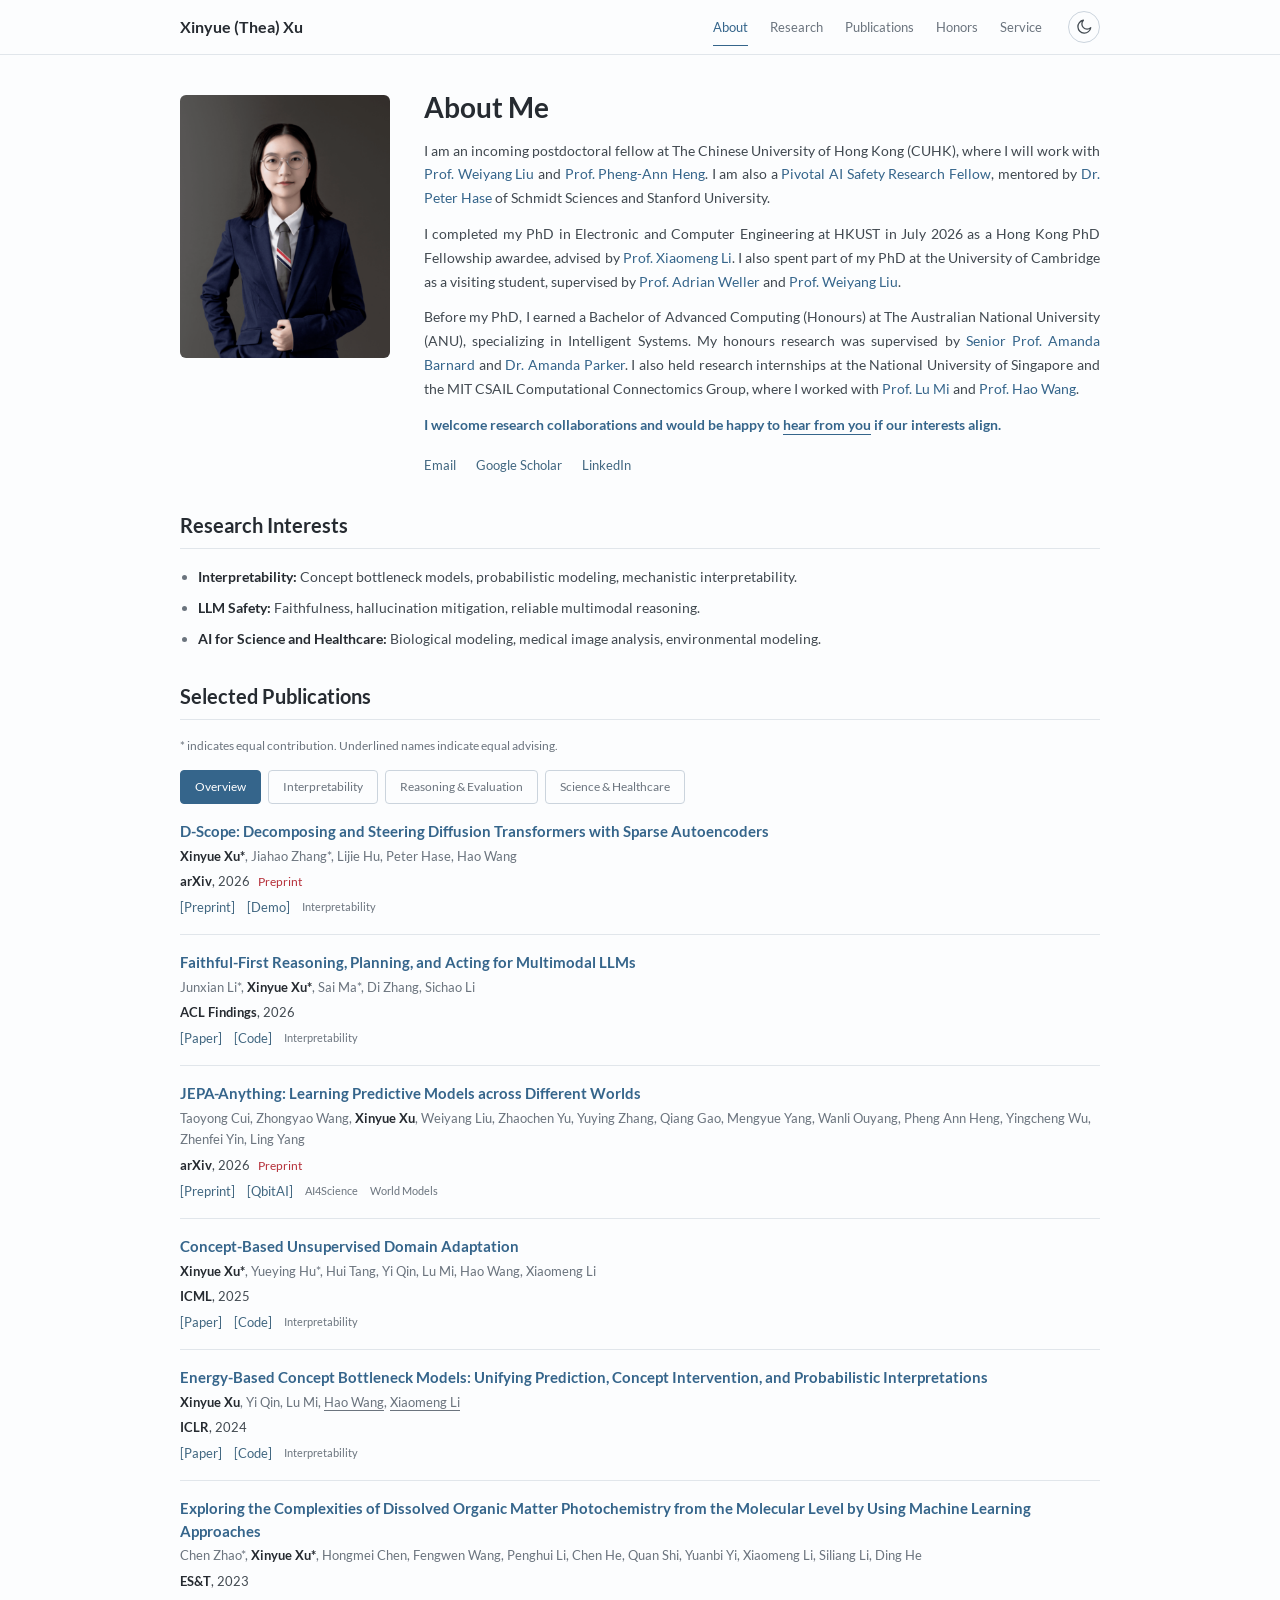
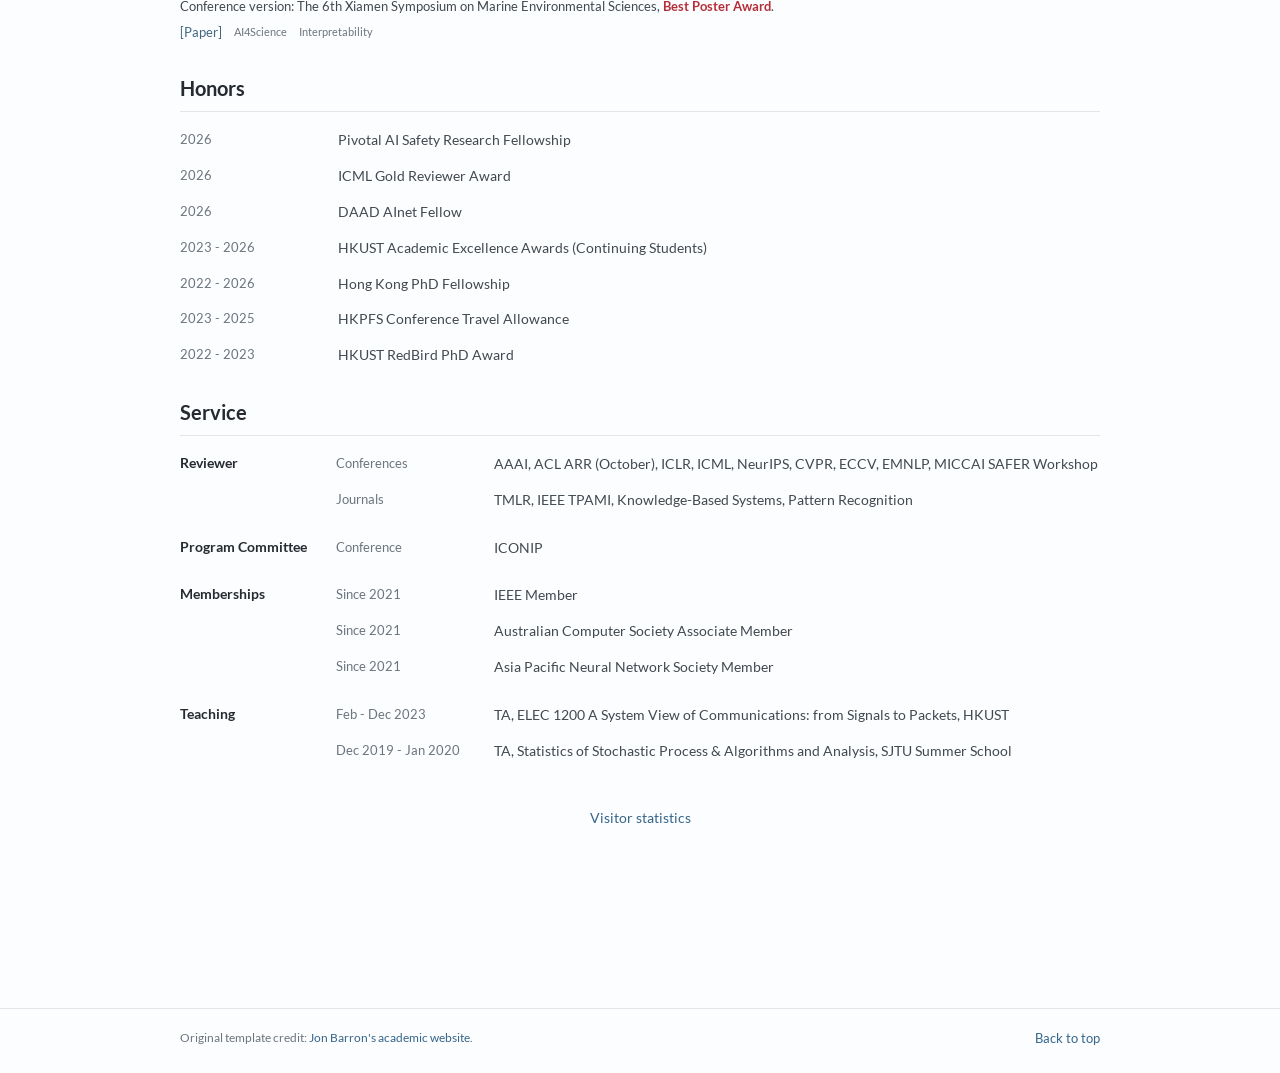
<file: index.html>
<!DOCTYPE html>
<html lang="en">
<head>
  <meta charset="UTF-8">
  <meta name="viewport" content="width=device-width, initial-scale=1">
  <meta name="author" content="Xinyue (Thea) Xu">
  <meta name="description" content="Xinyue Xu is an incoming postdoctoral fellow at The Chinese University of Hong Kong (CUHK) and a Pivotal research fellow, working on interpretable machine learning, reasoning and evaluation, and AI for science and healthcare.">
  <title>Xinyue (Thea) Xu</title>
  <link rel="stylesheet" href="stylesheet.css?v=20260930-8">
  <link rel="icon" href="images/dog.ico">
</head>

<body>
  <header class="site-header">
    <nav class="nav-shell" aria-label="Primary navigation">
      <a class="brand" href="#top">Xinyue (Thea) Xu</a>
      <div class="nav-links">
        <a href="#about">About</a>
        <a href="#research">Research</a>
        <a href="#publications">Publications</a>
        <a href="#honors">Honors</a>
        <a href="#service">Service</a>
      </div>
      <button class="theme-toggle" type="button" aria-label="Switch to dark mode" title="Switch to dark mode">
        <svg class="theme-icon icon-moon" aria-hidden="true" viewBox="0 0 24 24">
          <path d="M21 12.8A8.6 8.6 0 1 1 11.2 3a6.8 6.8 0 0 0 9.8 9.8Z"></path>
        </svg>
        <svg class="theme-icon icon-sun" aria-hidden="true" viewBox="0 0 24 24">
          <circle cx="12" cy="12" r="4"></circle>
          <path d="M12 2v2.2M12 19.8V22M4.9 4.9l1.6 1.6M17.5 17.5l1.6 1.6M2 12h2.2M19.8 12H22M4.9 19.1l1.6-1.6M17.5 6.5l1.6-1.6"></path>
        </svg>
      </button>
    </nav>
  </header>

  <main id="top">
    <section id="about" class="hero section-shell">
      <div class="hero-copy">
        <div class="hero-identity">
          <h1>About Me</h1>
        </div>
        <div class="hero-about">
          <p>
            I am an incoming postdoctoral fellow at The Chinese University of Hong Kong (CUHK), where I will work with
            <a href="https://wyliu.com/">Prof. Weiyang Liu</a> and <a href="http://www.cse.cuhk.edu.hk/~pheng/">Prof. Pheng-Ann Heng</a>.
            I am also a <a href="https://www.pivotal-research.org/">Pivotal AI Safety Research Fellow</a>, mentored by
            <a href="https://peterbhase.github.io/">Dr. Peter Hase</a> of Schmidt Sciences and Stanford University.
          </p>
          <p>
            I completed my PhD in Electronic and Computer Engineering at HKUST in July 2026
            as a Hong Kong PhD Fellowship awardee, advised by
            <a href="https://xmengli.github.io/">Prof. Xiaomeng Li</a>.
            I also spent part of my PhD at the University of Cambridge as a visiting student, supervised by
            <a href="https://mlg.eng.cam.ac.uk/adrian/">Prof. Adrian Weller</a> and <a href="https://wyliu.com/">Prof. Weiyang Liu</a>.
          </p>
          <p>
            Before my PhD, I earned a Bachelor of Advanced Computing (Honours) at The Australian National University (ANU),
            specializing in Intelligent Systems. My honours research was supervised by
            <a href="https://en.wikipedia.org/wiki/Amanda_Barnard">Senior Prof. Amanda Barnard</a>
            and <a href="https://scholar.google.com.au/citations?user=r2-lXicAAAAJ&amp;hl=en">Dr. Amanda Parker</a>.
            I also held research internships at the National University of Singapore and the MIT CSAIL Computational Connectomics Group,
            where I worked with <a href="https://people.csail.mit.edu/lumi/">Prof. Lu Mi</a>
            and <a href="http://www.wanghao.in/">Prof. Hao Wang</a>.
          </p>
          <p class="collaboration-invitation">
            I welcome research collaborations and would be happy to <a href="mailto:xxucb@connect.ust.hk">hear from you</a> if our interests align.
          </p>
        </div>
        <div class="profile-links" aria-label="Profile links">
          <a href="mailto:xxucb@connect.ust.hk">Email</a>
          <a href="https://scholar.google.com/citations?user=9AthkQ0AAAAJ&amp;hl=zh-CN">Google Scholar</a>
          <a href="https://www.linkedin.com/in/xinyue-thea-xu-a15984179/">LinkedIn</a>
        </div>
      </div>
      <aside class="portrait-card">
        <img class="profile-photo" src="images/my.png" alt="Xinyue Xu portrait" width="256" height="320" fetchpriority="high">
      </aside>
    </section>

    <section id="research" class="section-shell content-grid">
      <h2 class="section-label">Research Interests</h2>
      <div class="section-body">
        <ul class="research-interests">
          <li><strong>Interpretability:</strong> Concept bottleneck models, probabilistic modeling, mechanistic interpretability.</li>
          <li><strong>LLM Safety:</strong> Faithfulness, hallucination mitigation, reliable multimodal reasoning.</li>
          <li><strong>AI for Science and Healthcare:</strong> Biological modeling, medical image analysis, environmental modeling.</li>
        </ul>
      </div>
    </section>

    <section id="publications" class="section-shell content-grid">
      <h2 class="section-label">Selected Publications</h2>
      <div class="section-body">
        <p class="note">* indicates equal contribution. Underlined names indicate equal advising.</p>

        <div class="publication-tabs" role="tablist" aria-label="Publication topics" hidden>
          <button class="topic-tab" type="button" role="tab" id="tab-overview" aria-controls="papers-overview" aria-selected="true">Overview</button>
          <button class="topic-tab" type="button" role="tab" id="tab-interpretability" aria-controls="papers-interpretability" aria-selected="false" tabindex="-1">Interpretability</button>
          <button class="topic-tab" type="button" role="tab" id="tab-reasoning" aria-controls="papers-reasoning" aria-selected="false" tabindex="-1">Reasoning &amp; Evaluation</button>
          <button class="topic-tab" type="button" role="tab" id="tab-science" aria-controls="papers-science" aria-selected="false" tabindex="-1">Science &amp; Healthcare</button>
        </div>

        <div class="topic-panel" id="papers-overview" role="tabpanel" aria-labelledby="tab-overview" tabindex="0" hidden>
          <h3 class="topic-heading">Overview</h3>
          <div class="publication-list"></div>
        </div>

        <div class="topic-panel" id="papers-interpretability" role="tabpanel" aria-labelledby="tab-interpretability" tabindex="0">
          <h3 class="topic-heading">Interpretable Machine Learning</h3>
          <div class="publication-list">
            <article class="publication featured is-preprint">
              <div class="pub-content">
                <h4><a href="https://arxiv.org/abs/2609.39625">D-Scope: Decomposing and Steering Diffusion Transformers with Sparse Autoencoders</a></h4>
                <p class="authors"><strong>Xinyue Xu*</strong>, Jiahao Zhang*, Lijie Hu, Peter Hase, Hao Wang</p>
                <div class="pub-meta">
                  <strong>arXiv</strong>
                  <span>2026</span>
                  <span class="pub-status">Preprint</span>
                </div>
                <p>Uses sparse autoencoders to decompose and steer diffusion transformers.</p>
                <div class="pub-links">
                  <span class="tag tag-blue">Interpretability</span>
                  <a href="https://arxiv.org/abs/2609.39625">Preprint</a>
                  <a href="https://jiahaozhang-public.github.io/d-scope/">Demo</a>
                </div>
              </div>
            </article>

            <article class="publication is-preprint">
              <div class="pub-content">
                <h4><a href="https://arxiv.org/abs/2609.15334">Concept-Grounded Reasoning with Prompt-Driven Localization for Interpretable Structured Report Generation</a></h4>
                <p class="authors"><strong>Xinyue Xu</strong>, Hongbin Lin, Juangui Xu, Hualiang Wang, Lehan Wang, Lijie Hu, Weiyang Liu, Adrian Weller, Xiaomeng Li</p>
                <div class="pub-meta">
                  <strong>arXiv</strong>
                  <span>2026</span>
                  <span class="pub-status">Preprint</span>
                </div>
                <p>Combines prompt-driven lesion localization with concept-grounded reasoning for interpretable medical report generation.</p>
                <div class="pub-links">
                  <span class="tag tag-blue">Medical AI</span>
                  <span class="tag tag-blue">Interpretability</span>
                  <a href="https://arxiv.org/abs/2609.15334">Preprint</a>
                </div>
              </div>
            </article>

            <article class="publication featured">
              <div class="pub-content">
                <h4><a href="https://openreview.net/forum?id=ZWsjNcUDIs">Concept-Based Unsupervised Domain Adaptation</a></h4>
                <p class="authors"><strong>Xinyue Xu*</strong>, Yueying Hu*, Hui Tang, Yi Qin, Lu Mi, Hao Wang, Xiaomeng Li</p>
                <div class="pub-meta">
                  <strong>ICML</strong>
                  <span>2025</span>
                </div>
                <p>Improves interpretability and robustness of Concept Bottleneck Models under domain shifts through adversarial training.</p>
                <div class="pub-links">
                  <span class="tag tag-blue">Interpretability</span>
                  <a href="https://arxiv.org/abs/2505.05195">Paper</a>
                  <a href="https://github.com/xmed-lab/CUDA">Code</a>
                </div>
              </div>
            </article>

            <article class="publication featured">
              <div class="pub-content">
                <h4><a href="https://openreview.net/forum?id=I1quoTXZzc">Energy-Based Concept Bottleneck Models: Unifying Prediction, Concept Intervention, and Probabilistic Interpretations</a></h4>
                <p class="authors"><strong>Xinyue Xu</strong>, Yi Qin, Lu Mi, <span class="advising">Hao Wang</span>, <span class="advising">Xiaomeng Li</span></p>
                <div class="pub-meta">
                  <strong>ICLR</strong>
                  <span>2024</span>
                </div>
                <p>A unified framework for concept-based prediction, concept correction, and fine-grained interpretations based on conditional probabilities.</p>
                <div class="pub-links">
                  <span class="tag tag-blue">Interpretability</span>
                  <a href="https://arxiv.org/abs/2401.14142">Paper</a>
                  <a href="https://github.com/xmed-lab/ECBM">Code</a>
                </div>
              </div>
            </article>

            <article class="publication">
              <div class="pub-content">
                <h4><a href="https://openreview.net/forum?id=UKCPaTcJAo">Energy-Based Conceptual Diffusion Model</a></h4>
                <p class="authors">Yi Qin, <strong>Xinyue Xu</strong>, <span class="advising">Hao Wang</span>, <span class="advising">Xiaomeng Li</span></p>
                <div class="pub-meta">
                  <strong>NeurIPS SafeGenAI Workshop</strong>
                  <span>2024</span>
                </div>
                <p>Unifies concept-based generation, conditional interpretation, concept debugging, intervention, and imputation under a joint energy-based formulation.</p>
                <div class="pub-links">
                  <span class="tag tag-blue">Interpretability</span>
                  <a href="https://openreview.net/forum?id=UKCPaTcJAo">Paper</a>
                </div>
              </div>
            </article>

            <article class="publication">
              <div class="pub-content">
                <h4><a href="https://link.springer.com/chapter/10.1007/978-3-030-92185-9_19">Classification Models for Medical Data with Interpretative Rules</a></h4>
                <p class="authors"><strong>Xinyue Xu</strong>, Xiang Ding, Zhenyue Qin, Yang Liu</p>
                <div class="pub-meta">
                  <strong>ICONIP (Oral)</strong>
                  <span>2021</span>
                </div>
                <p>Recognizes positive SARS cases across numerical and categorical datasets, with explanatory rules generated for clearer interpretability.</p>
                <div class="pub-links">
                  <span class="tag tag-blue">Interpretability</span>
                  <span class="tag tag-slate">AI4Science</span>
                  <a href="https://link.springer.com/chapter/10.1007/978-3-030-92185-9_19">Paper</a>
                </div>
              </div>
            </article>
          </div>
        </div>

        <div class="topic-panel" id="papers-reasoning" role="tabpanel" aria-labelledby="tab-reasoning" tabindex="0">
          <h3 class="topic-heading">Reasoning &amp; Evaluation</h3>
          <div class="publication-list">
            <article class="publication">
              <div class="pub-content">
                <h4>Learning When to Think: Dual-Reference Offline Optimization for Adaptive VLM Reasoning</h4>
                <p class="authors">Hongbin Lin, Sizhe Zou, Juangui Xu, <strong>Xinyue Xu</strong>, Zhuoli Ouyang, Stanislav Kolchin, Chengwei Qin, Zhongxiang Dai, Yao Shu</p>
                <div class="pub-meta">
                  <strong>NeurIPS</strong>
                  <span>2026</span>
                </div>
                <div class="pub-links">
                  <span class="tag tag-blue">Reasoning</span>
                </div>
              </div>
            </article>

            <article class="publication featured">
              <div class="pub-content">
                <h4><a href="https://aclanthology.org/2026.findings-acl.336.pdf">Faithful-First Reasoning, Planning, and Acting for Multimodal LLMs</a></h4>
                <p class="authors">Junxian Li*, <strong>Xinyue Xu*</strong>, Sai Ma*, Di Zhang, Sichao Li</p>
                <div class="pub-meta">
                  <strong>ACL Findings</strong>
                  <span>2026</span>
                </div>
                <p>Studies faithful-first reasoning, planning, and acting for multimodal large language models.</p>
                <div class="pub-links">
                  <span class="tag tag-blue">Interpretability</span>
                  <a href="https://aclanthology.org/2026.findings-acl.336.pdf">Paper</a>
                  <a href="https://github.com/lijunxian111/Faithful-First-RPA">Code</a>
                </div>
              </div>
            </article>

            <article class="publication is-preprint">
              <div class="pub-content">
                <h4><a href="https://arxiv.org/abs/2511.10667">Evaluating LLM Understanding via Structured Tabular Decision Simulations</a></h4>
                <p class="authors">Sichao Li*, <strong>Xinyue Xu*</strong>, Xiaomeng Li</p>
                <div class="pub-meta">
                  <strong>arXiv</strong>
                  <span>2026</span>
                  <span class="pub-status">Preprint</span>
                </div>
                <div class="pub-links">
                  <span class="tag tag-blue">Interpretability</span>
                  <a href="https://arxiv.org/abs/2511.10667">Preprint</a>
                </div>
              </div>
            </article>
          </div>
        </div>

        <div class="topic-panel" id="papers-science" role="tabpanel" aria-labelledby="tab-science" tabindex="0">
          <h3 class="topic-heading">AI for Science &amp; Healthcare</h3>
          <div class="publication-list">
            <article class="publication featured is-preprint">
              <div class="pub-content">
                <h4><a href="https://arxiv.org/abs/2609.20800">JEPA-Anything: Learning Predictive Models across Different Worlds</a></h4>
                <p class="authors">Taoyong Cui, Zhongyao Wang, <strong>Xinyue Xu</strong>, Weiyang Liu, Zhaochen Yu, Yuying Zhang, Qiang Gao, Mengyue Yang, Wanli Ouyang, Pheng Ann Heng, Yingcheng Wu, Zhenfei Yin, Ling Yang</p>
                <div class="pub-meta">
                  <strong>arXiv</strong>
                  <span>2026</span>
                  <span class="pub-status">Preprint</span>
                </div>
                <div class="pub-links">
                  <span class="tag tag-slate">AI4Science</span>
                  <span class="tag tag-blue">World Models</span>
                  <a href="https://arxiv.org/abs/2609.20800">Preprint</a>
                  <a href="https://mp.weixin.qq.com/s/vEAA2UBY7w1hj19cY-bY0g">QbitAI</a>
                </div>
              </div>
            </article>

            <article class="publication">
              <div class="pub-content">
                <h4><a href="https://doi.org/10.1016/j.xcrp.2026.103518">Multimodal fusion of complementary material representations for generalizable and interpretable property prediction</a></h4>
                <p class="authors">Sichao Li, Tianqing Zhu, Weijian Deng, Zixin Zhuang, <strong>Xinyue Xu</strong>, Ye Wei, Amanda Susan Barnard, Keith Tobias Butler</p>
                <div class="pub-meta">
                  <strong>Cell Reports Physical Science</strong>
                  <span>2026</span>
                </div>
                <p>Combines composition, crystal structure, and radial distribution features for interpretable material property prediction and more stable out-of-distribution generalization.</p>
                <div class="pub-links">
                  <span class="tag tag-slate">AI4Science</span>
                  <span class="tag tag-blue">Interpretability</span>
                  <a href="https://doi.org/10.1016/j.xcrp.2026.103518">Paper</a>
                </div>
              </div>
            </article>

            <article class="publication">
              <div class="pub-content">
                <h4><a href="https://openreview.net/forum?id=UjSoF5CM09">AttTok: Marrying Attribute Tokens with Generative Pre-trained Vision-Language Models towards Medical Image Understanding</a></h4>
                <p class="authors">Hualiang Wang, <strong>Xinyue Xu</strong>, Lehan Wang, Bin Pu, Xiaomeng Li</p>
                <div class="pub-meta">
                  <strong>ICLR</strong>
                  <span>2026</span>
                </div>
                <p>Integrates attribute tokens with generative pre-trained vision-language models for medical image understanding.</p>
                <div class="pub-links">
                  <span class="tag tag-blue">Medical AI</span>
                  <span class="tag tag-blue">Interpretability</span>
                  <a href="https://openreview.net/forum?id=UjSoF5CM09">Paper</a>
                </div>
              </div>
            </article>

            <article class="publication">
              <div class="pub-content">
                <h4><a href="https://agupubs.onlinelibrary.wiley.com/doi/full/10.1029/2024GL108794">Machine Learning Models for Evaluating Biological Reactivity within Molecular Fingerprints of Dissolved Organic Matter over Time</a></h4>
                <p class="authors">Chen Zhao, Kai Wang, Qianji Jiao, <strong>Xinyue Xu</strong>, Yuanbi Yi, Penghui Li, Julian Merder, Ding He</p>
                <div class="pub-meta">
                  <strong>GRL</strong>
                  <span>2024</span>
                </div>
                <p>Connects molecular composition and biological reactivity in reservoir data, yielding additional interpretability beyond predictive performance.</p>
                <div class="pub-links">
                  <span class="tag tag-slate">AI4Science</span>
                  <span class="tag tag-blue">Interpretability</span>
                </div>
              </div>
            </article>

            <article class="publication featured">
              <div class="pub-content">
                <h4><a href="https://pubs.acs.org/doi/full/10.1021/acs.est.3c00199">Exploring the Complexities of Dissolved Organic Matter Photochemistry from the Molecular Level by Using Machine Learning Approaches</a></h4>
                <p class="authors">Chen Zhao*, <strong>Xinyue Xu*</strong>, Hongmei Chen, Fengwen Wang, Penghui Li, Chen He, Quan Shi, Yuanbi Yi, Xiaomeng Li, Siliang Li, Ding He</p>
                <div class="pub-meta">
                  <strong>ES&amp;T</strong>
                  <span>2023</span>
                </div>
                <p>Integrates irradiation experiments and provides insights into estuarine dissolved organic matter transformation.</p>
                <p class="award-line">Conference version: The 6th Xiamen Symposium on Marine Environmental Sciences, <span class="award-highlight">Best Poster Award</span>.</p>
                <div class="pub-links">
                  <span class="tag tag-slate">AI4Science</span>
                  <span class="tag tag-blue">Interpretability</span>
                  <a href="https://pubs.acs.org/doi/pdf/10.1021/acs.est.3c00199">Paper</a>
                </div>
              </div>
            </article>

            <article class="publication">
              <div class="pub-content">
                <h4><a href="https://arxiv.org/abs/2305.15777">Dynamic Data Augmentation via Monte-Carlo Tree Search for Prostate MRI Segmentation</a></h4>
                <p class="authors"><strong>Xinyue Xu*</strong>, Yuhan Hsi*, Haonan Wang, Xiaomeng Li</p>
                <div class="pub-meta">
                  <strong>ICONIP (Oral)</strong>
                  <span>2023</span>
                </div>
                <p>Uses efficient dynamic augmentation to reduce overfitting in limited medical image segmentation settings.</p>
                <div class="pub-links">
                  <span class="tag tag-blue">Medical AI</span>
                  <a href="https://arxiv.org/abs/2305.15777">Paper</a>
                  <a href="https://github.com/xmed-lab/DDAug">Code</a>
                </div>
              </div>
            </article>

          </div>
        </div>

      </div>
    </section>

    <section id="honors" class="section-shell content-grid">
      <h2 class="section-label">Honors</h2>
      <div class="section-body">
        <ul class="plain-list">
          <li><span>2026</span> Pivotal AI Safety Research Fellowship</li>
          <li><span>2026</span> ICML Gold Reviewer Award</li>
          <li><span>2026</span> DAAD AInet Fellow</li>
          <li><span>2023 - 2026</span> HKUST Academic Excellence Awards (Continuing Students)</li>
          <li><span>2022 - 2026</span> Hong Kong PhD Fellowship</li>
          <li><span>2023 - 2025</span> HKPFS Conference Travel Allowance</li>
          <li><span>2022 - 2023</span> HKUST RedBird PhD Award</li>
        </ul>
      </div>
    </section>

    <section id="service" class="section-shell content-grid">
      <h2 class="section-label">Service</h2>
      <div class="section-body">
        <div class="service-block">
          <h3>Reviewer</h3>
          <ul class="compact-list">
            <li><span>Conferences</span> AAAI, ACL ARR (October), ICLR, ICML, NeurIPS, CVPR, ECCV, EMNLP, MICCAI SAFER Workshop</li>
            <li><span>Journals</span> TMLR, IEEE TPAMI, Knowledge-Based Systems, Pattern Recognition</li>
          </ul>
        </div>
        <div class="service-block">
          <h3>Program Committee</h3>
          <ul class="compact-list">
            <li><span>Conference</span> ICONIP</li>
          </ul>
        </div>
        <div class="service-block">
          <h3>Memberships</h3>
          <ul class="plain-list">
            <li><span>Since 2021</span> IEEE Member</li>
            <li><span>Since 2021</span> Australian Computer Society Associate Member</li>
            <li><span>Since 2021</span> Asia Pacific Neural Network Society Member</li>
          </ul>
        </div>
        <div class="service-block">
          <h3>Teaching</h3>
          <ul class="plain-list">
            <li><span>Feb - Dec 2023</span> TA, ELEC 1200 A System View of Communications: from Signals to Packets, HKUST</li>
            <li><span>Dec 2019 - Jan 2020</span> TA, Statistics of Stochastic Process &amp; Algorithms and Analysis, SJTU Summer School</li>
          </ul>
        </div>
      </div>
    </section>

    <section class="visitor-map section-shell" aria-label="Visitor map">
      <div id="map-container">
        <script type="text/javascript" id="mmvst_globe" src="https://mapmyvisitors.com/globe.js?d=9Xri4eOqdBgQo32ZF7dHHZ__P0nzzAORPs7NM0xVA4I" async></script>
        <a href="https://mapmyvisitors.com/web/1c8ki">Visitor statistics</a>
      </div>
    </section>
  </main>

  <footer class="site-footer">
    <div class="section-shell footer-shell">
      <p>Original template credit: <a href="https://github.com/jonbarron/jonbarron_website">Jon Barron's academic website</a>.</p>
      <a href="#top">Back to top</a>
    </div>
  </footer>
  <script>
    const root = document.documentElement;
    const themeToggle = document.querySelector(".theme-toggle");
    let savedTheme;
    try {
      savedTheme = localStorage.getItem("theme");
    } catch {
      // The toggle remains usable when browser storage is unavailable.
    }

    function setTheme(theme) {
      root.dataset.theme = theme;
      try {
        localStorage.setItem("theme", theme);
      } catch {}
      const label = theme === "dark" ? "Switch to light mode" : "Switch to dark mode";
      themeToggle.setAttribute("aria-label", label);
      themeToggle.setAttribute("title", label);
    }

    setTheme(savedTheme === "dark" ? "dark" : "light");
    themeToggle.addEventListener("click", () => {
      setTheme(root.dataset.theme === "dark" ? "light" : "dark");
    });

    const publicationTabs = document.querySelector(".publication-tabs");
    const topicTabs = [...publicationTabs.querySelectorAll(".topic-tab")];
    const topicPanels = topicTabs.map(tab => document.getElementById(tab.getAttribute("aria-controls")));

    // Keep the overview in sync with the highlighted papers in each topic.
    const overviewList = document.querySelector("#papers-overview .publication-list");
    const featuredPapers = [...document.querySelectorAll(".topic-panel .publication.featured")];
    featuredPapers.sort((a, b) =>
      Number(b.querySelector(".pub-meta span").textContent) - Number(a.querySelector(".pub-meta span").textContent)
    );
    overviewList.append(...featuredPapers.map(paper => paper.cloneNode(true)));

    function selectTopic(index, focus = false) {
      topicTabs.forEach((tab, i) => {
        const selected = i === index;
        tab.setAttribute("aria-selected", String(selected));
        tab.tabIndex = selected ? 0 : -1;
        topicPanels[i].hidden = !selected;
      });
      if (focus) topicTabs[index].focus();
    }

    topicTabs.forEach((tab, index) => {
      tab.addEventListener("click", () => selectTopic(index));
      tab.addEventListener("keydown", event => {
        let nextIndex;
        if (event.key === "ArrowRight") nextIndex = (index + 1) % topicTabs.length;
        if (event.key === "ArrowLeft") nextIndex = (index - 1 + topicTabs.length) % topicTabs.length;
        if (event.key === "Home") nextIndex = 0;
        if (event.key === "End") nextIndex = topicTabs.length - 1;
        if (nextIndex !== undefined) {
          event.preventDefault();
          selectTopic(nextIndex, true);
        }
      });
    });
    selectTopic(0);
    publicationTabs.hidden = false;

    const navLinks = [...document.querySelectorAll(".nav-links a")];
    const navSections = navLinks.map(link => document.querySelector(link.getAttribute("href")));
    let scrollPending = false;

    function updateNavigation() {
      let current = navSections[0];
      const offset = document.querySelector(".site-header").offsetHeight + 72;
      for (const section of navSections) {
        if (section.getBoundingClientRect().top <= offset) current = section;
      }
      if (Math.ceil(window.scrollY + window.innerHeight) >= document.documentElement.scrollHeight - 2) {
        current = navSections[navSections.length - 1];
      }
      for (const link of navLinks) {
        if (link.getAttribute("href") === `#${current.id}`) {
          link.setAttribute("aria-current", "location");
        } else {
          link.removeAttribute("aria-current");
        }
      }
      scrollPending = false;
    }

    window.addEventListener("scroll", () => {
      if (!scrollPending) {
        scrollPending = true;
        requestAnimationFrame(updateNavigation);
      }
    }, { passive: true });
    window.addEventListener("resize", updateNavigation);
    updateNavigation();

  </script>
</body>
</html>
</file>
<file: stylesheet.css>
@font-face {
  font-family: "Lato";
  font-style: normal;
  font-weight: 400;
  font-display: swap;
  src: url("fonts/lato-regular.ttf") format("truetype");
}

@font-face {
  font-family: "Lato";
  font-style: normal;
  font-weight: 700;
  font-display: swap;
  src: url("fonts/lato-bold.ttf") format("truetype");
}

:root {
  color-scheme: light;
  --bg: #fcfdfe;
  --surface: #ffffff;
  --surface-strong: #f5f7fa;
  --ink: #262b31;
  --body: #414950;
  --muted: #6b747e;
  --soft: #eff3f7;
  --line: #e1e6eb;
  --line-strong: #cbd4dd;
  --accent: #35658b;
  --on-accent: #ffffff;
  --accent-soft: #eaf1f7;
  --resource-accent: #416781;
  --wine: #b52f39;
  --wine-soft: #fbeeee;
  --header-bg: #fcfdfe;
  --font-sans: "Trebuchet MS", "Lato", Helvetica, Arial, sans-serif;
}

:root[data-theme="dark"] {
  color-scheme: dark;
  --bg: #191b1e;
  --surface: #212428;
  --surface-strong: #292d32;
  --ink: #edf1f5;
  --body: #ccd3da;
  --muted: #a4afbb;
  --soft: #272d33;
  --line: #343b43;
  --line-strong: #48525e;
  --accent: #99bfdf;
  --on-accent: #182a37;
  --accent-soft: #25394b;
  --resource-accent: #acc8de;
  --wine: #ee9891;
  --wine-soft: #3e2928;
  --header-bg: #191b1e;
}

* {
  box-sizing: border-box;
}

html {
  scroll-behavior: smooth;
  scroll-padding-top: 78px;
}

body {
  margin: 0;
  background: var(--bg);
  color: var(--body);
  font-family: var(--font-sans);
  font-size: 14px;
  line-height: 1.7;
  letter-spacing: 0;
  -webkit-font-smoothing: antialiased;
}

::selection {
  background: var(--accent-soft);
  color: var(--ink);
}

a {
  color: var(--accent);
  text-decoration: none;
  text-underline-offset: 4px;
  text-decoration-thickness: 1px;
}

a:hover {
  text-decoration: underline;
}

:focus-visible {
  outline: 2px solid var(--accent);
  outline-offset: 5px;
  border-radius: 3px;
}

img {
  display: block;
  max-width: 100%;
}

p,
h1,
h2,
h3,
h4 {
  margin: 0;
}

h1,
h2,
h3,
h4 {
  color: var(--ink);
  font-weight: 700;
  letter-spacing: 0;
}

.nav-shell,
.section-shell {
  width: min(920px, calc(100% - 64px));
  margin-inline: auto;
}

.site-header {
  position: sticky;
  top: 0;
  z-index: 10;
  border-bottom: 1px solid var(--line);
  background: var(--header-bg);
}

.nav-shell {
  min-height: 54px;
  display: flex;
  align-items: center;
  gap: 26px;
}

.brand {
  margin-right: auto;
  color: var(--ink);
  font-size: 16px;
  font-weight: 700;
  white-space: nowrap;
}

.nav-links {
  display: flex;
  align-items: center;
  gap: 22px;
  min-width: 0;
  font-size: 13px;
}

.nav-links a {
  position: relative;
  display: inline-flex;
  align-items: center;
  min-height: 42px;
  color: var(--muted);
  white-space: nowrap;
}

.nav-links a::after {
  content: "";
  position: absolute;
  inset: auto 0 2px;
  height: 1px;
  background: var(--accent);
  opacity: 0;
  transition: opacity 160ms ease;
}

.nav-links a:hover,
.nav-links a[aria-current] {
  color: var(--accent);
  text-decoration: none;
}

.nav-links a[aria-current]::after {
  opacity: 1;
}

.theme-toggle {
  flex: 0 0 32px;
  width: 32px;
  height: 32px;
  display: inline-flex;
  align-items: center;
  justify-content: center;
  padding: 0;
  border: 1px solid var(--line-strong);
  border-radius: 50%;
  background: transparent;
  color: var(--body);
  cursor: pointer;
  transition: background 160ms ease, border-color 160ms ease;
}

.theme-toggle:hover {
  border-color: var(--accent);
  background: var(--soft);
}

.theme-icon {
  width: 18px;
  height: 18px;
  fill: none;
  stroke: currentColor;
  stroke-linecap: round;
  stroke-linejoin: round;
  stroke-width: 1.7;
}

.icon-sun,
:root[data-theme="dark"] .icon-moon {
  display: none;
}

:root[data-theme="dark"] .icon-sun {
  display: block;
}

.hero {
  display: grid;
  grid-template-columns: 210px minmax(0, 1fr);
  column-gap: 34px;
  row-gap: 24px;
  align-items: start;
  padding-block: 36px 34px;
}

.hero-copy {
  grid-column: 2;
  grid-row: 1;
  min-width: 0;
}

.hero-identity {
  margin-bottom: 14px;
}

h1 {
  font-size: 28px;
  line-height: 1.2;
}

.profile-links {
  display: flex;
  align-items: center;
  flex-wrap: wrap;
  gap: 8px 20px;
  margin-top: 16px;
  font-size: 13px;
  font-weight: 400;
}

.profile-links a {
  color: var(--resource-accent);
  padding-block: 2px;
}

.profile-links a:hover {
  text-decoration: underline;
}

.hero-about p {
  margin-bottom: 12px;
  text-align: justify;
  text-align-last: left;
  text-wrap: pretty;
}

.hero-about p:last-child {
  margin-bottom: 0;
}

.hero-about .collaboration-invitation {
  color: var(--accent);
  font-weight: 700;
}

.collaboration-invitation a {
  text-decoration: underline;
}

.portrait-card {
  grid-column: 1;
  grid-row: 1;
  margin-top: 4px;
}

.profile-photo {
  width: 100%;
  height: auto;
  aspect-ratio: 4 / 5;
  border-radius: 6px;
  object-fit: cover;
  object-position: center top;
}

.content-grid {
  padding-block: 0 32px;
}

.section-label {
  margin-bottom: 16px;
  padding-bottom: 9px;
  border-bottom: 1px solid var(--line);
  font-size: 20px;
  line-height: 1.35;
}

.section-body {
  min-width: 0;
}

.research-interests {
  display: grid;
  gap: 7px;
  margin: 0;
  padding-left: 18px;
}

.research-interests li::marker {
  color: var(--muted);
}

.research-interests strong {
  color: var(--ink);
}

.note {
  margin: 0 0 14px;
  color: var(--muted);
  font-size: 12px;
}

.topic-panel + .topic-panel {
  margin-top: 30px;
}

.publication-tabs {
  display: flex;
  flex-wrap: wrap;
  gap: 7px;
  max-width: 100%;
  margin-bottom: 16px;
}

.publication-tabs[hidden],
.topic-panel[hidden] {
  display: none;
}

.topic-tab {
  min-width: 0;
  min-height: 34px;
  padding: 7px 14px;
  border: 1px solid var(--line-strong);
  border-radius: 4px;
  background: var(--bg);
  color: var(--muted);
  font: 400 12px/1.4 var(--font-sans);
  letter-spacing: 0;
  cursor: pointer;
}

.topic-tab:hover {
  color: var(--ink);
}

.topic-tab[aria-selected="true"] {
  border-color: var(--accent);
  background: var(--accent);
  color: var(--on-accent);
}

.publication-tabs:not([hidden]) ~ .topic-panel {
  margin-top: 0;
}

.publication-tabs:not([hidden]) ~ .topic-panel > .topic-heading {
  position: absolute;
  width: 1px;
  height: 1px;
  padding: 0;
  overflow: hidden;
  clip-path: inset(50%);
  white-space: nowrap;
}

.topic-heading {
  margin-bottom: 16px;
  font-size: 16px;
  line-height: 1.4;
}

.publication-list {
  display: block;
}

.publication {
  padding-block: 16px;
  border-bottom: 1px solid var(--line);
}

.publication:first-child {
  padding-top: 0;
}

.publication:last-child {
  padding-bottom: 0;
  border-bottom: 0;
}

.publication.featured h4,
.publication.featured h4 a {
  color: var(--accent);
}

.pub-meta {
  display: flex;
  flex-wrap: wrap;
  align-items: baseline;
  gap: 4px 8px;
  margin-top: 3px;
  font-size: 13px;
  font-variant-numeric: tabular-nums;
}

.pub-meta span {
  color: var(--body);
}

.pub-meta strong {
  color: var(--ink);
  font-size: 13px;
  line-height: 1.5;
}

.pub-meta .pub-status {
  color: var(--wine);
  font-size: 12px;
  font-weight: 400;
  line-height: 1.4;
}

.pub-meta span:not(.pub-status)::before {
  content: ", ";
  margin-left: -8px;
}

.pub-content h4 {
  margin-bottom: 3px;
  font-size: 15px;
  line-height: 1.5;
}

.pub-content h4 a {
  color: var(--ink);
}

.pub-content h4 a:hover {
  color: var(--accent);
}

.pub-content p {
  margin-top: 4px;
  color: var(--body);
  font-size: 13px;
  line-height: 1.65;
}

.pub-content .authors {
  margin-top: 0;
  color: var(--muted);
  font-size: 13px;
}

.pub-content > p:not(.authors):not(.award-line) {
  display: none;
}

.authors strong {
  color: var(--ink);
}

.advising {
  text-decoration: underline;
  text-underline-offset: 3px;
}

.award-highlight {
  color: var(--wine);
  font-weight: 700;
}

.pub-links {
  display: flex;
  align-items: center;
  flex-wrap: wrap;
  gap: 4px 12px;
  margin-top: 4px;
}

.pub-links a {
  order: 0;
  color: var(--resource-accent);
  font-size: 13px;
  font-weight: 400;
}

.pub-links a::before {
  content: "[";
}

.pub-links a::after {
  content: "]";
}

.tag {
  order: 1;
  color: var(--muted);
  font-size: 11px;
  line-height: 1.5;
}

.plain-list,
.compact-list {
  display: grid;
  margin: 0;
  padding: 0;
  list-style: none;
}

.plain-list li,
.compact-list li {
  display: grid;
  grid-template-columns: 140px minmax(0, 1fr);
  gap: 18px;
  padding-block: 6px;
  font-size: 14px;
}

.plain-list li:first-child,
.compact-list li:first-child {
  padding-top: 0;
}

.plain-list li:last-child,
.compact-list li:last-child {
  border-bottom: 0;
  padding-bottom: 0;
}

.plain-list span,
.compact-list span {
  color: var(--muted);
  font-size: 13px;
  font-variant-numeric: tabular-nums;
}

.service-block {
  display: grid;
  grid-template-columns: 132px minmax(0, 1fr);
  gap: 24px;
}

.service-block + .service-block {
  margin-top: 24px;
}

.service-block h3 {
  font-size: 14px;
  line-height: 1.5;
}

.visitor-map {
  display: flex;
  justify-content: center;
  padding-block: 12px 28px;
}

#map-container {
  width: 160px;
  max-width: 100%;
  min-height: 174px;
  text-align: center;
}

#map-container a,
#map-container img {
  display: block;
  max-width: 100%;
}

#map-container img {
  height: auto;
  border: 0;
}

#map-container img[hidden] {
  display: none;
}

.map-fallback {
  color: var(--muted);
  font-size: 12px;
}

.site-footer {
  padding-block: 18px 24px;
  border-top: 1px solid var(--line);
}

.footer-shell {
  display: flex;
  align-items: center;
  justify-content: space-between;
  gap: 24px;
  color: var(--muted);
  font-size: 12px;
}

.footer-shell > a {
  white-space: nowrap;
  font-size: 13px;
}

@media (max-width: 980px) {
  .hero {
    grid-template-columns: 190px minmax(0, 1fr);
    column-gap: 30px;
  }

  .nav-shell,
  .nav-links {
    gap: 20px;
  }

  .service-block {
    grid-template-columns: 120px minmax(0, 1fr);
  }
}

@media (max-width: 760px) {
  html {
    scroll-padding-top: 116px;
  }

  .nav-shell,
  .section-shell {
    width: calc(100% - 40px);
  }

  .nav-shell {
    flex-wrap: wrap;
    justify-content: space-between;
    column-gap: 16px;
    row-gap: 0;
    padding-block: 10px 5px;
  }

  .brand {
    font-size: 16px;
  }

  .nav-links {
    order: 3;
    justify-content: space-between;
    width: 100%;
    gap: 12px;
    padding-top: 3px;
    font-size: 13px;
  }

  .hero {
    grid-template-columns: 124px minmax(0, 1fr);
    column-gap: 22px;
    row-gap: 20px;
    padding-block: 28px 30px;
  }

  .hero-copy {
    display: contents;
  }

  .hero-identity {
    grid-column: 2;
    grid-row: 1;
    align-self: center;
    margin: 0;
  }

  h1 {
    font-size: 26px;
  }

  .profile-links {
    grid-column: 1 / -1;
    grid-row: 3;
    gap: 8px 16px;
    margin-top: -6px;
    font-size: 13px;
  }

  .portrait-card {
    grid-row: 1;
    margin-top: 0;
  }

  .hero-about {
    grid-column: 1 / -1;
    grid-row: 2;
  }

  .hero-about p {
    text-align: left;
  }

  .content-grid {
    padding-bottom: 30px;
  }

  .section-label {
    margin-bottom: 14px;
    font-size: 20px;
  }

  .note {
    margin-bottom: 12px;
    font-size: 12px;
  }

  .publication-tabs {
    display: grid;
    grid-template-columns: repeat(2, minmax(0, 1fr));
    width: 100%;
  }

  .topic-tab {
    padding-inline: 6px;
    font-size: 12px;
  }

  .publication {
    padding-block: 14px;
  }

  .pub-meta strong {
    font-size: 13px;
  }

  .pub-content h4 {
    font-size: 15px;
  }

  .service-block {
    grid-template-columns: 1fr;
    gap: 16px;
  }

  .plain-list li,
  .compact-list li {
    grid-template-columns: 128px minmax(0, 1fr);
    gap: 18px;
  }

  .footer-shell {
    align-items: flex-start;
    flex-direction: column;
    gap: 12px;
  }
}

@media (max-width: 420px) {
  .nav-links {
    gap: 6px;
    font-size: 12px;
  }

  .hero {
    grid-template-columns: 104px minmax(0, 1fr);
    column-gap: 18px;
  }

  h1 {
    font-size: 26px;
  }

  .profile-links {
    gap: 6px 12px;
  }

  .plain-list li,
  .compact-list li {
    grid-template-columns: 1fr;
    gap: 3px;
  }

  .section-label {
    font-size: 20px;
  }

  .pub-meta {
    flex-wrap: wrap;
    gap: 4px 8px;
  }
}

@media (prefers-reduced-motion: reduce) {
  html {
    scroll-behavior: auto;
  }

  *,
  *::before,
  *::after {
    transition: none !important;
  }
}
</file>
